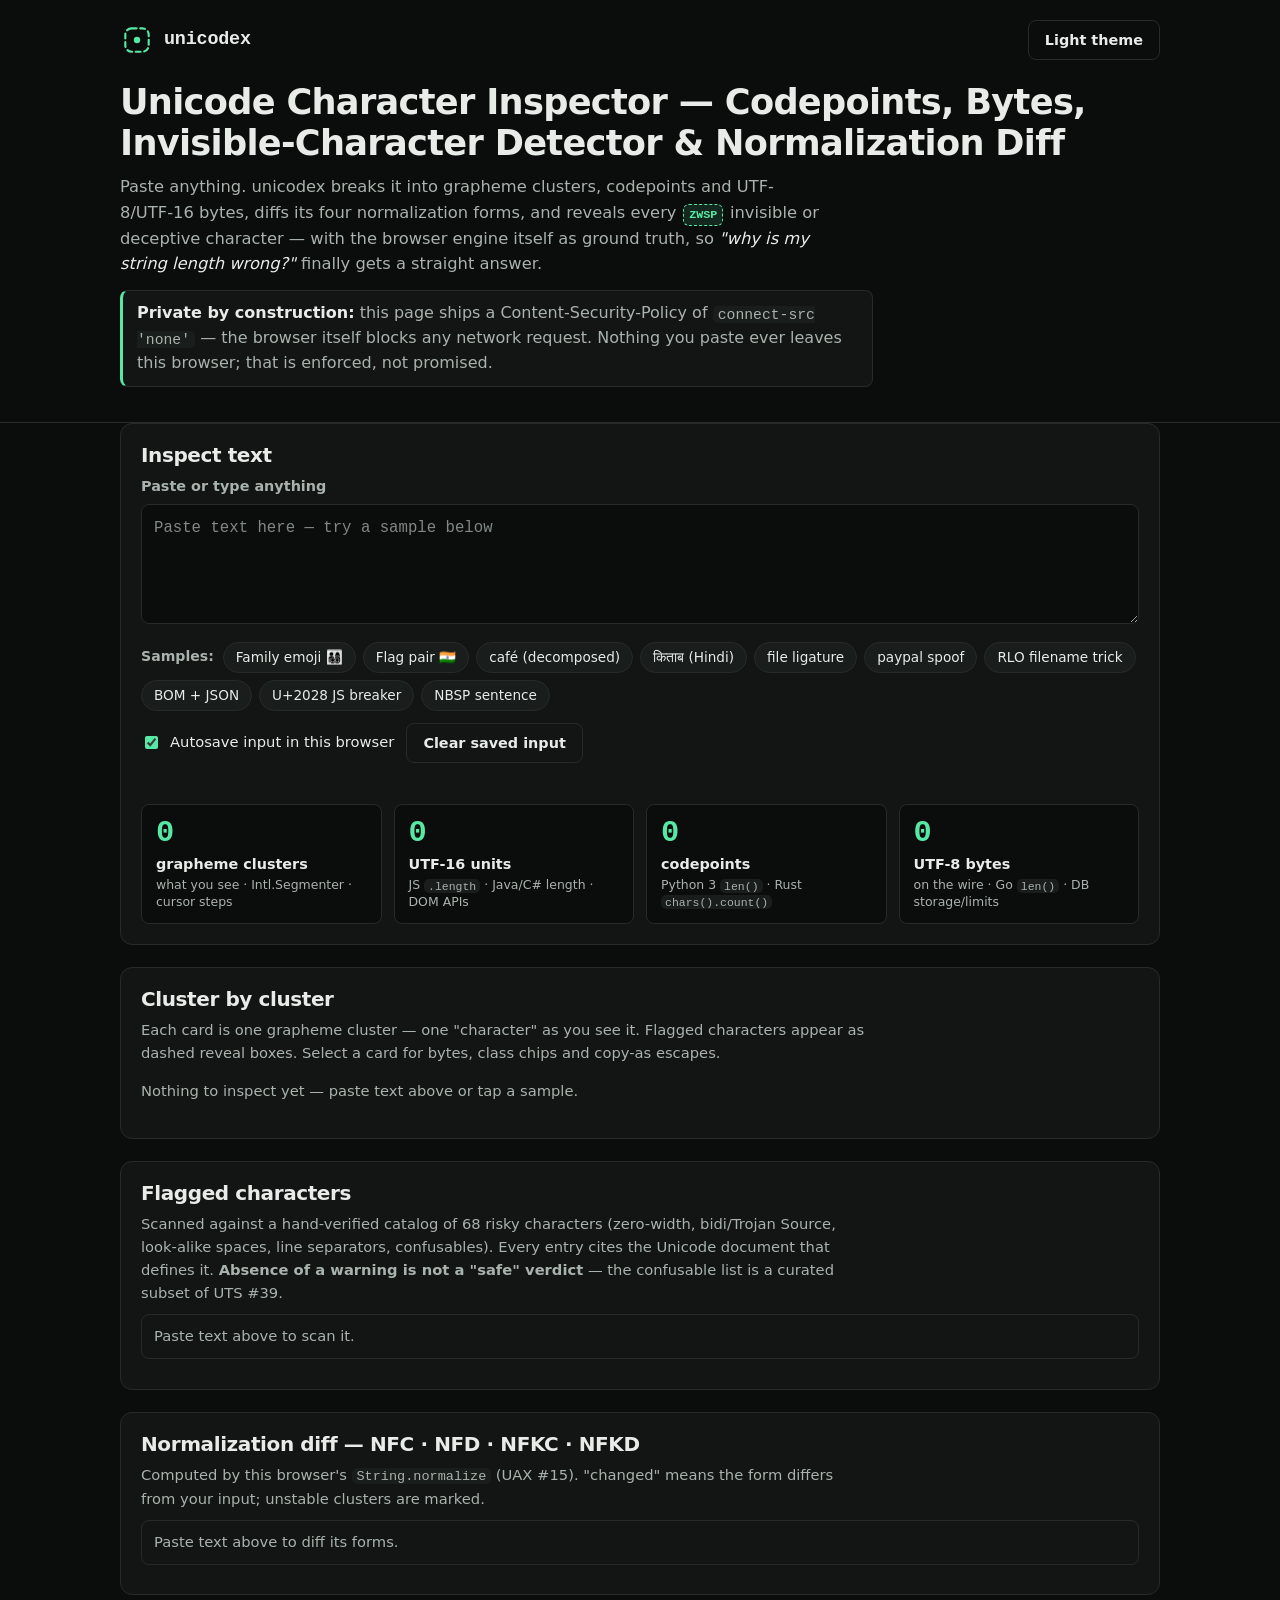
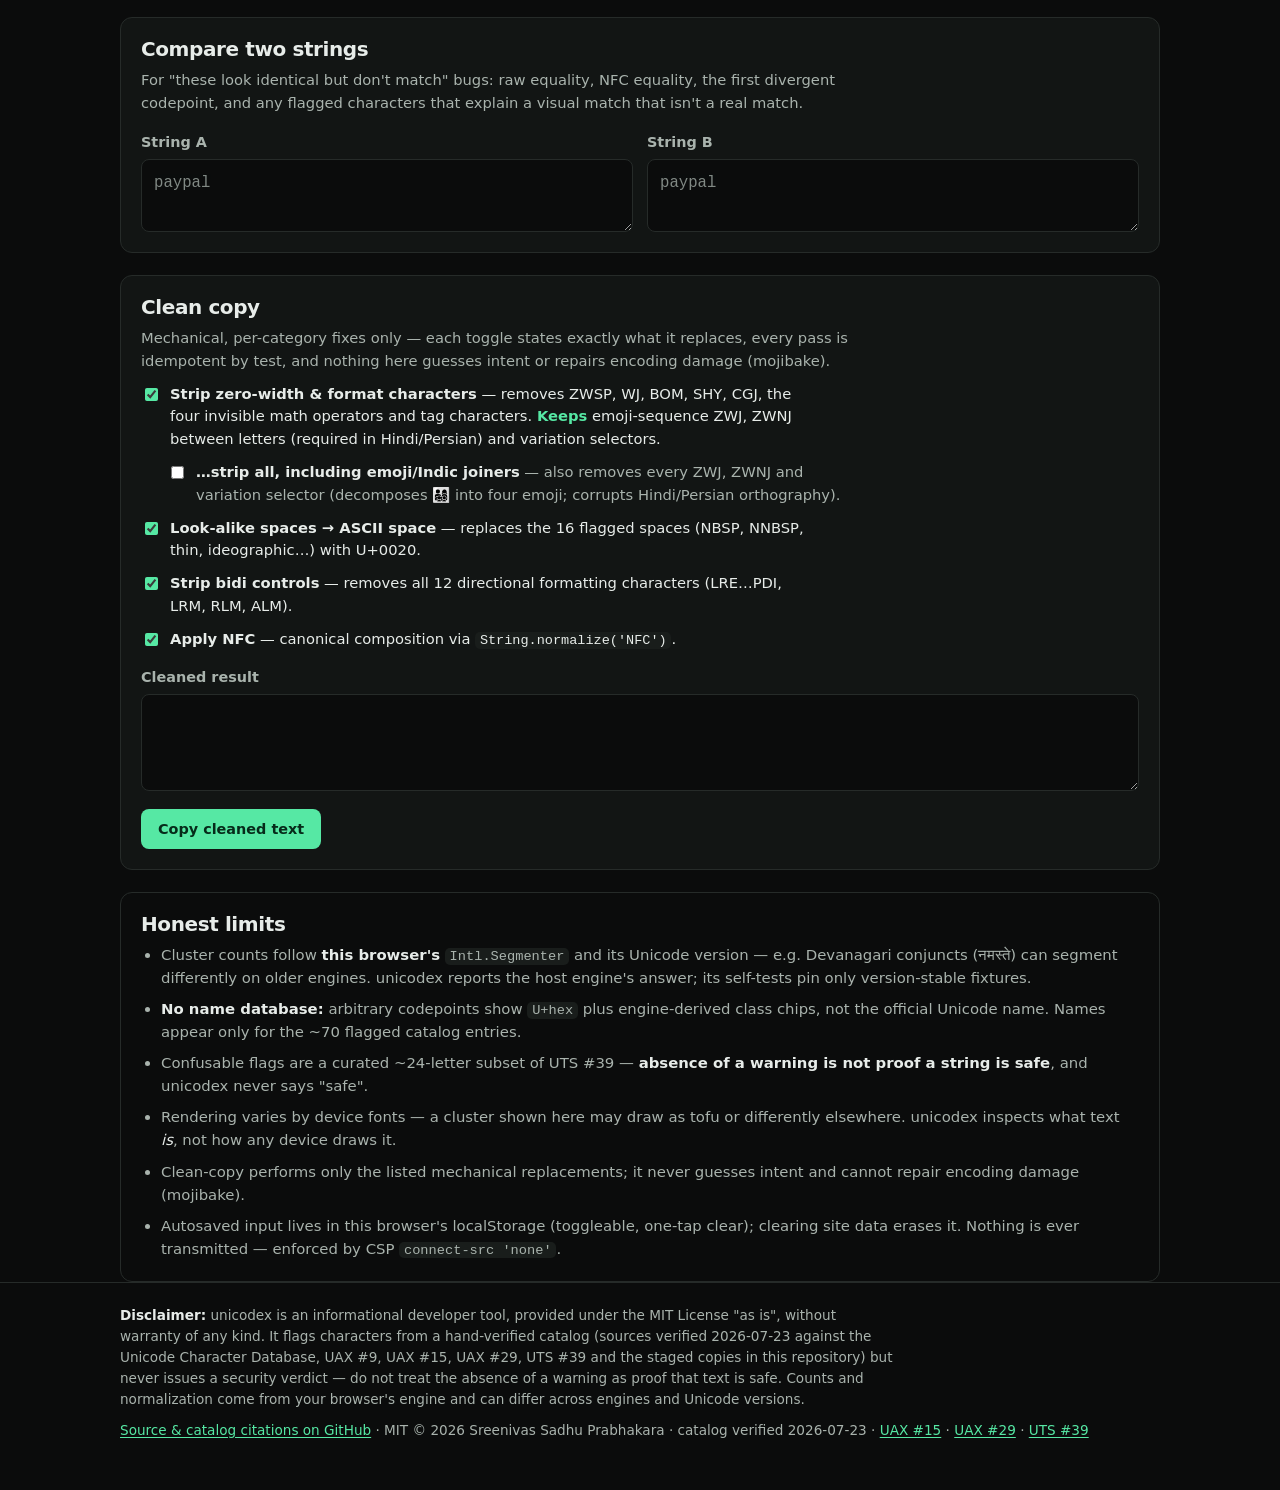
<file: index.html>
<!doctype html>
<html lang="en">
<head>
  <meta charset="utf-8">
  <meta name="viewport" content="width=device-width, initial-scale=1">
  <meta http-equiv="Content-Security-Policy" content="default-src 'self'; connect-src 'none'; img-src 'self' data:; base-uri 'none'; form-action 'none'; frame-ancestors 'none'; object-src 'none'">
  <title>unicodex — unicode character inspector: codepoints, bytes, invisible characters</title>
  <meta name="description" content="A unicode character inspector that breaks any pasted text into grapheme clusters, codepoints and UTF-8/UTF-16 bytes, diffs NFC/NFD/NFKC/NFKD, and flags invisible and look-alike characters — entirely in your browser.">
  <meta name="color-scheme" content="dark light">
  <link rel="canonical" href="https://sreenivas-sadhu-prabhakara.github.io/unicodex/">
  <meta name="robots" content="index, follow, max-image-preview:large">
  <meta name="author" content="Sreenivas Sadhu Prabhakara">
  <meta name="keywords" content="unicode character inspector, invisible character detector, zero width space, string length wrong, unicode normalization NFC NFD, grapheme cluster, UTF-8 bytes, trojan source, confusable characters, codepoint viewer">
  <meta name="theme-color" content="#0B0C0C" media="(prefers-color-scheme: dark)">
  <meta name="theme-color" content="#F1F6F2" media="(prefers-color-scheme: light)">

  <!-- Open Graph -->
  <meta property="og:type" content="website">
  <meta property="og:site_name" content="unicodex">
  <meta property="og:title" content="unicodex — unicode character inspector: codepoints, bytes, invisible characters">
  <meta property="og:description" content="Paste anything — every codepoint, byte and invisible character revealed, plus a straight answer to why your string length is wrong. Nothing you paste ever leaves this browser.">
  <meta property="og:url" content="https://sreenivas-sadhu-prabhakara.github.io/unicodex/">
  <meta property="og:locale" content="en_US">
  <meta property="og:image" content="https://sreenivas-sadhu-prabhakara.github.io/unicodex/og-image.png">
  <meta property="og:image:width" content="1200">
  <meta property="og:image:height" content="630">
  <meta property="og:image:alt" content="unicodex — the invisible character in café, revealed in a dashed mint box">

  <!-- Twitter -->
  <meta name="twitter:card" content="summary_large_image">
  <meta name="twitter:title" content="unicodex — unicode character inspector: codepoints, bytes, invisible characters">
  <meta name="twitter:description" content="Paste anything — every codepoint, byte and invisible character revealed, plus a straight answer to why your string length is wrong. Nothing you paste ever leaves this browser.">
  <meta name="twitter:image" content="https://sreenivas-sadhu-prabhakara.github.io/unicodex/og-image.png">
  <meta name="twitter:image:alt" content="unicodex — the invisible character in café, revealed in a dashed mint box">

  <link rel="stylesheet" href="styles.css">
  <link rel="icon" href="favicon.svg" type="image/svg+xml">
  <link rel="apple-touch-icon" href="apple-touch-icon.png">
  <link rel="manifest" href="manifest.webmanifest">

  <!-- Structured data (data blocks; not affected by script-src) -->
  <script type="application/ld+json">
  {
    "@context": "https://schema.org",
    "@type": "WebApplication",
    "name": "unicodex",
    "description": "A unicode character inspector that breaks any pasted text into grapheme clusters, codepoints and UTF-8/UTF-16 bytes, diffs its NFC/NFD/NFKC/NFKD normalization forms, and flags invisible or deceptive characters — with the browser engine itself as ground truth. Runs 100% offline; pasted text never leaves the browser.",
    "url": "https://sreenivas-sadhu-prabhakara.github.io/unicodex/",
    "applicationCategory": "DeveloperApplication",
    "operatingSystem": "Any (modern web browser)",
    "browserRequirements": "Requires a modern web browser with JavaScript and Intl.Segmenter.",
    "isAccessibleForFree": true,
    "offers": { "@type": "Offer", "price": "0", "priceCurrency": "USD" },
    "license": "https://opensource.org/licenses/MIT",
    "author": { "@type": "Person", "name": "Sreenivas Sadhu Prabhakara" },
    "softwareVersion": "0.1.0",
    "featureList": [
      "Per-grapheme-cluster inspector with codepoints, UTF-8 and UTF-16 bytes",
      "Four counts: grapheme clusters vs .length vs codepoints vs UTF-8 bytes",
      "NFC/NFD/NFKC/NFKD normalization diff with per-form copy",
      "Invisible and look-alike character detector with cited catalog (~70 entries)",
      "A/B compare: raw-equal, NFC-equal, first divergent codepoint",
      "Mechanical clean-copy with emoji/Indic joiner exemptions",
      "Copy-as escapes: JavaScript, JSON, HTML, Python",
      "Runs 100% offline; CSP blocks all network access"
    ]
  }
  </script>
  <script type="application/ld+json">
  {
    "@context": "https://schema.org",
    "@type": "FAQPage",
    "mainEntity": [
      {
        "@type": "Question",
        "name": "Why is my string length wrong in JavaScript?",
        "acceptedAnswer": {
          "@type": "Answer",
          "text": "JavaScript's .length counts UTF-16 code units, not what you see. One family emoji is 1 visible glyph but 7 codepoints, 11 UTF-16 units and 25 UTF-8 bytes. unicodex shows all four counts side by side, with which tools count which, so the mismatch stops being a mystery."
        }
      },
      {
        "@type": "Question",
        "name": "Why don't two identical-looking strings match?",
        "acceptedAnswer": {
          "@type": "Answer",
          "text": "Usually one of three causes: different normalization forms (a precomposed é vs e plus a combining accent), invisible characters (zero-width spaces, bidi controls, no-break spaces), or look-alike letters such as Cyrillic а standing in for Latin a. unicodex's compare mode reports raw-equal, NFC-equal and the first divergent codepoint, and flags the characters that explain a visual match that isn't a real match."
        }
      },
      {
        "@type": "Question",
        "name": "How do I find invisible characters in pasted text?",
        "acceptedAnswer": {
          "@type": "Answer",
          "text": "Paste the text into unicodex. Every flagged character — zero-width spaces, byte-order marks, bidi controls, look-alike spaces, line separators — is revealed inline in a dashed box with its abbreviation, plus its Unicode name, a one-line risk note and a citation to the Unicode document that defines it."
        }
      },
      {
        "@type": "Question",
        "name": "Does unicodex upload or store the text I paste?",
        "acceptedAnswer": {
          "@type": "Answer",
          "text": "No. unicodex runs entirely in your browser with a Content-Security-Policy of connect-src 'none' — the browser itself blocks any network request, so 'pasted text never leaves this browser' is enforced, not promised. Optional autosave keeps your last input in this browser's localStorage only, and one tap clears it."
        }
      }
    ]
  }
  </script>
</head>
<body>
  <a class="skip-link" href="#paste">Skip to the inspector</a>

  <header class="hero">
    <div class="wrap hero__bar">
      <div class="brand" aria-hidden="true">
        <svg class="brand__mark" viewBox="0 0 32 32" role="presentation">
          <rect x="5" y="5" width="22" height="22" rx="6" fill="none" stroke="var(--mint)" stroke-width="2" stroke-dasharray="4.6 3.4" stroke-linecap="round"/>
          <circle cx="16" cy="16" r="3" fill="var(--mint)"/>
        </svg>
        <span class="brand__word">unicodex</span>
      </div>
      <button type="button" id="theme-toggle" class="btn btn--ghost" aria-pressed="false">Light theme</button>
    </div>
    <div class="wrap">
      <h1 class="hero__title">Unicode Character Inspector — Codepoints, Bytes, Invisible-Character Detector &amp; Normalization Diff</h1>
      <p class="hero__lede">
        Paste anything. unicodex breaks it into grapheme clusters, codepoints and UTF-8/UTF-16 bytes,
        diffs its four normalization forms, and reveals every
        <span class="reveal reveal--demo">ZWSP</span> invisible or deceptive character — with the browser
        engine itself as ground truth, so <em>"why is my string length wrong?"</em> finally gets a straight answer.
      </p>
      <p class="privacy-banner">
        <strong>Private by construction:</strong> this page ships a Content-Security-Policy of
        <code>connect-src 'none'</code> — the browser itself blocks any network request.
        Nothing you paste ever leaves this browser; that is enforced, not promised.
      </p>
    </div>
  </header>

  <main class="wrap">
    <!-- ============ INPUT ============ -->
    <section class="panel" aria-labelledby="input-h">
      <h2 id="input-h">Inspect text</h2>
      <label class="field-label" for="paste">Paste or type anything</label>
      <textarea id="paste" rows="4" spellcheck="false" autocomplete="off"
        placeholder="Paste text here — try a sample below"></textarea>
      <div class="input-tools">
        <div class="samples" id="samples" role="group" aria-label="Sample gallery — 10 demo strings">
          <span class="samples__label">Samples:</span>
          <!-- sample chips injected by app.js -->
        </div>
        <div class="input-settings">
          <label class="toggle">
            <input type="checkbox" id="autosave"> <span>Autosave input in this browser</span>
          </label>
          <button type="button" id="clear-saved" class="btn btn--ghost">Clear saved input</button>
        </div>
      </div>
      <p class="sample-teaches" id="sample-teaches" aria-live="polite"></p>

      <!-- counts strip -->
      <div class="counts" role="group" aria-label="Character counts">
        <div class="count-card">
          <output class="count-card__num" id="count-graphemes" aria-live="polite">0</output>
          <span class="count-card__name">grapheme clusters</span>
          <span class="count-card__note">what you see · Intl.Segmenter · cursor steps</span>
        </div>
        <div class="count-card">
          <output class="count-card__num" id="count-utf16" aria-live="polite">0</output>
          <span class="count-card__name">UTF-16 units</span>
          <span class="count-card__note">JS <code>.length</code> · Java/C# length · DOM APIs</span>
        </div>
        <div class="count-card">
          <output class="count-card__num" id="count-codepoints" aria-live="polite">0</output>
          <span class="count-card__name">codepoints</span>
          <span class="count-card__note">Python 3 <code>len()</code> · Rust <code>chars().count()</code></span>
        </div>
        <div class="count-card">
          <output class="count-card__num" id="count-utf8" aria-live="polite">0</output>
          <span class="count-card__name">UTF-8 bytes</span>
          <span class="count-card__note">on the wire · Go <code>len()</code> · DB storage/limits</span>
        </div>
      </div>
    </section>

    <!-- ============ CLUSTER INSPECTOR ============ -->
    <section class="panel" aria-labelledby="clusters-h">
      <h2 id="clusters-h">Cluster by cluster</h2>
      <p class="hint">Each card is one grapheme cluster — one "character" as you see it. Flagged characters
        appear as dashed reveal boxes. Select a card for bytes, class chips and copy-as escapes.</p>
      <div id="clusters" class="clusters"></div>
      <p id="clusters-capped" class="hint hint--warn" hidden></p>
      <div id="detail" class="detail" hidden>
        <h3 id="detail-title">Cluster detail</h3>
        <div id="detail-body"></div>
      </div>
    </section>

    <!-- ============ WARNINGS ============ -->
    <section class="panel" aria-labelledby="warnings-h">
      <h2 id="warnings-h">Flagged characters</h2>
      <p class="hint">Scanned against a hand-verified catalog of <span id="catalog-size">~70</span> risky characters
        (zero-width, bidi/Trojan&nbsp;Source, look-alike spaces, line separators, confusables). Every entry cites the
        Unicode document that defines it. <strong>Absence of a warning is not a "safe" verdict</strong> — the
        confusable list is a curated subset of UTS&nbsp;#39.</p>
      <div id="warnings" aria-live="polite"></div>
    </section>

    <!-- ============ NORMALIZATION ============ -->
    <section class="panel" aria-labelledby="norm-h">
      <h2 id="norm-h">Normalization diff — NFC · NFD · NFKC · NFKD</h2>
      <p class="hint">Computed by this browser's <code>String.normalize</code> (UAX&nbsp;#15). "changed" means the
        form differs from your input; unstable clusters are marked.</p>
      <div id="norm"></div>
    </section>

    <!-- ============ COMPARE ============ -->
    <section class="panel" aria-labelledby="compare-h">
      <h2 id="compare-h">Compare two strings</h2>
      <p class="hint">For "these look identical but don't match" bugs: raw equality, NFC equality, the first
        divergent codepoint, and any flagged characters that explain a visual match that isn't a real match.</p>
      <div class="compare-grid">
        <label class="field-label" for="cmp-a">String A</label>
        <label class="field-label" for="cmp-b">String B</label>
        <textarea id="cmp-a" rows="2" spellcheck="false" autocomplete="off" placeholder="paypal"></textarea>
        <textarea id="cmp-b" rows="2" spellcheck="false" autocomplete="off" placeholder="раypal"></textarea>
      </div>
      <div id="cmp-verdicts" aria-live="polite"></div>
    </section>

    <!-- ============ CLEAN COPY ============ -->
    <section class="panel" aria-labelledby="clean-h">
      <h2 id="clean-h">Clean copy</h2>
      <p class="hint">Mechanical, per-category fixes only — each toggle states exactly what it replaces, every pass is
        idempotent by test, and nothing here guesses intent or repairs encoding damage (mojibake).</p>
      <div class="clean-opts">
        <label class="toggle"><input type="checkbox" id="opt-zw" checked>
          <span><strong>Strip zero-width &amp; format characters</strong> — removes ZWSP, WJ, BOM, SHY, CGJ, the four
          invisible math operators and tag characters. <em>Keeps</em> emoji-sequence ZWJ, ZWNJ between letters
          (required in Hindi/Persian) and variation selectors.</span></label>
        <label class="toggle toggle--sub"><input type="checkbox" id="opt-alljoiners">
          <span><strong>…strip all, including emoji/Indic joiners</strong> — also removes every ZWJ, ZWNJ and
          variation selector (decomposes 👨‍👩‍👧‍👦 into four emoji; corrupts Hindi/Persian orthography).</span></label>
        <label class="toggle"><input type="checkbox" id="opt-sp" checked>
          <span><strong>Look-alike spaces → ASCII space</strong> — replaces the 16 flagged spaces (NBSP, NNBSP, thin,
          ideographic…) with U+0020.</span></label>
        <label class="toggle"><input type="checkbox" id="opt-bidi" checked>
          <span><strong>Strip bidi controls</strong> — removes all 12 directional formatting characters
          (LRE…PDI, LRM, RLM, ALM).</span></label>
        <label class="toggle"><input type="checkbox" id="opt-nfc" checked>
          <span><strong>Apply NFC</strong> — canonical composition via <code>String.normalize('NFC')</code>.</span></label>
      </div>
      <p id="clean-stats" class="clean-stats" aria-live="polite"></p>
      <label class="field-label" for="clean-out">Cleaned result</label>
      <textarea id="clean-out" rows="3" readonly></textarea>
      <div class="row-actions">
        <button type="button" id="copy-clean" class="btn">Copy cleaned text</button>
        <span id="copy-status" class="copy-status" role="status" aria-live="polite"></span>
      </div>
    </section>

    <!-- ============ HONEST LIMITS ============ -->
    <section class="panel panel--limits" aria-labelledby="limits-h">
      <h2 id="limits-h">Honest limits</h2>
      <ul class="limits">
        <li>Cluster counts follow <strong>this browser's</strong> <code>Intl.Segmenter</code> and its Unicode version —
          e.g. Devanagari conjuncts (नमस्ते) can segment differently on older engines. unicodex reports the host
          engine's answer; its self-tests pin only version-stable fixtures.</li>
        <li><strong>No name database:</strong> arbitrary codepoints show <code>U+hex</code> plus engine-derived class
          chips, not the official Unicode name. Names appear only for the ~70 flagged catalog entries.</li>
        <li>Confusable flags are a curated ~24-letter subset of UTS&nbsp;#39 — <strong>absence of a warning is not
          proof a string is safe</strong>, and unicodex never says "safe".</li>
        <li>Rendering varies by device fonts — a cluster shown here may draw as tofu or differently elsewhere.
          unicodex inspects what text <em>is</em>, not how any device draws it.</li>
        <li>Clean-copy performs only the listed mechanical replacements; it never guesses intent and cannot repair
          encoding damage (mojibake).</li>
        <li>Autosaved input lives in this browser's localStorage (toggleable, one-tap clear); clearing site data
          erases it. Nothing is ever transmitted — enforced by CSP <code>connect-src 'none'</code>.</li>
      </ul>
    </section>
  </main>

  <footer class="footer">
    <div class="wrap">
      <p class="footer__disclaimer">
        <strong>Disclaimer:</strong> unicodex is an informational developer tool, provided under the MIT License
        "as is", without warranty of any kind. It flags characters from a hand-verified catalog (sources verified
        2026-07-23 against the Unicode Character Database, UAX&nbsp;#9, UAX&nbsp;#15, UAX&nbsp;#29, UTS&nbsp;#39 and
        the staged copies in this repository) but never issues a security verdict — do not treat the absence of a
        warning as proof that text is safe. Counts and normalization come from your browser's engine and can differ
        across engines and Unicode versions.
      </p>
      <p class="footer__meta">
        <a href="https://github.com/Sreenivas-Sadhu-Prabhakara/unicodex">Source &amp; catalog citations on GitHub</a>
        · MIT © 2026 Sreenivas Sadhu Prabhakara ·
        catalog verified 2026-07-23 ·
        <a href="https://www.unicode.org/reports/tr15/">UAX&nbsp;#15</a> ·
        <a href="https://www.unicode.org/reports/tr29/">UAX&nbsp;#29</a> ·
        <a href="https://www.unicode.org/reports/tr39/">UTS&nbsp;#39</a>
      </p>
    </div>
  </footer>

  <script src="data/flagged.js"></script>
  <script src="engine.js"></script>
  <script src="app.js"></script>
</body>
</html>
</file>
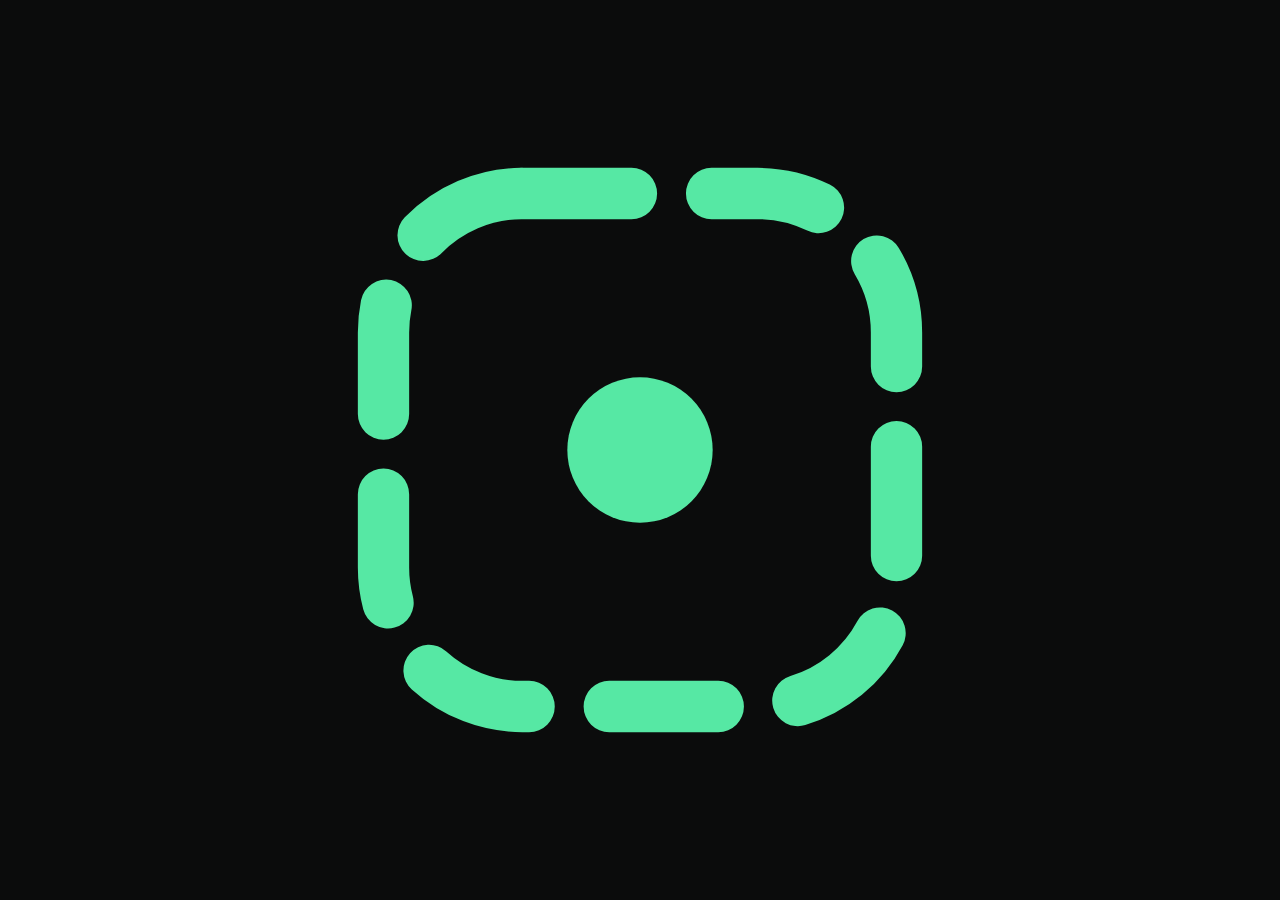
<file: assets/icon.html>
<!doctype html>
<html lang="en">
<head>
<meta charset="utf-8">
<style>
  * { box-sizing: border-box; margin: 0; padding: 0; }
  html, body { width: 100%; height: 100%; overflow: hidden; background: #0B0C0C; }
  body { display: grid; place-items: center; }
  /* 12% safe padding each side -> mark fills the middle 76vmin */
  .mark { width: 76vmin; height: 76vmin; display: block; }
</style>
</head>
<body>
  <!-- the reveal box: a dashed phosphor-mint rounded rectangle with a centred dot -->
  <svg class="mark" viewBox="0 0 32 32" aria-hidden="true">
    <rect x="4" y="4" width="24" height="24" rx="6.5" fill="none" stroke="#56E8A4" stroke-width="2.4" stroke-dasharray="5.1 3.75" stroke-linecap="round"/>
    <circle cx="16" cy="16" r="3.4" fill="#56E8A4"/>
  </svg>
</body>
</html>
</file>
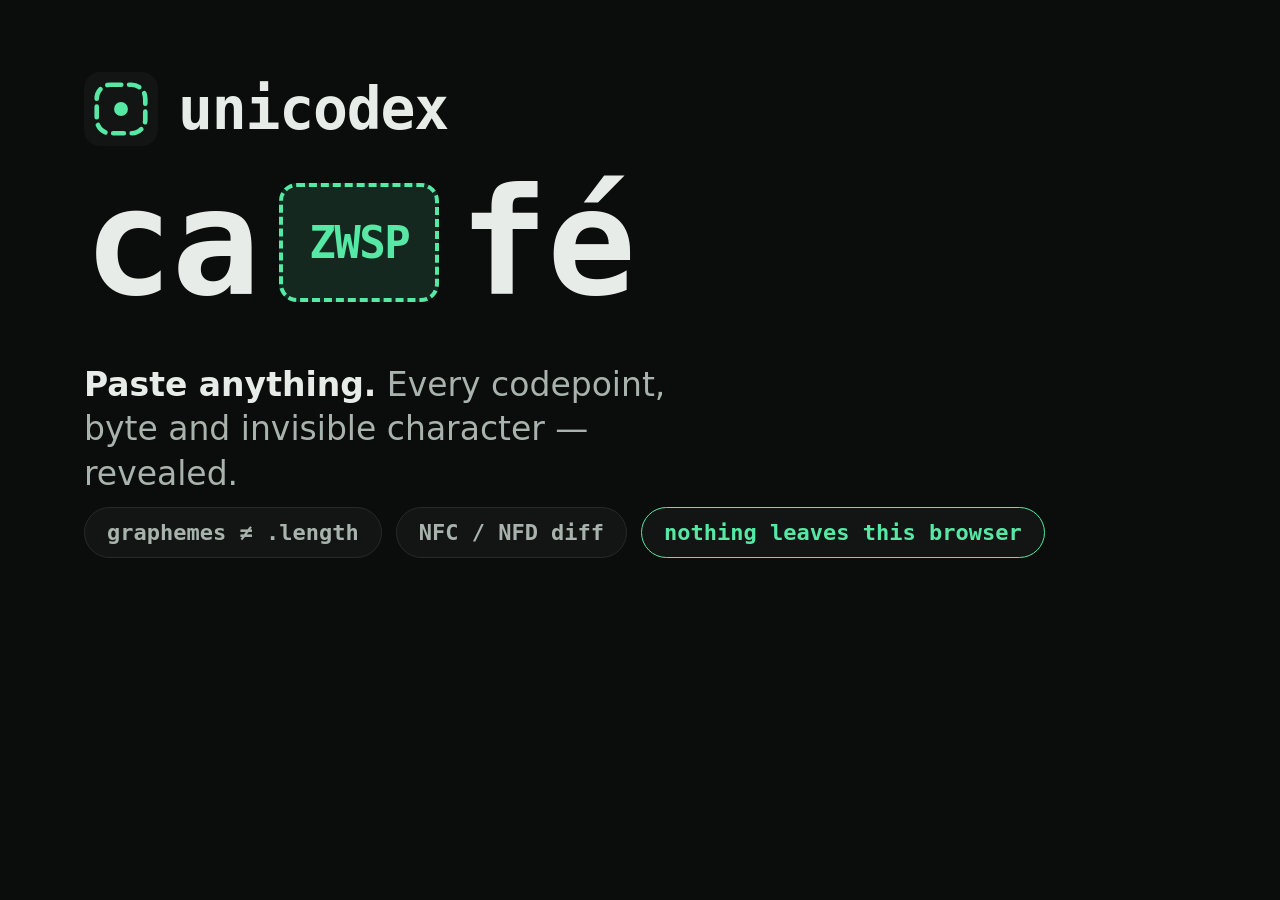
<file: assets/og.html>
<!doctype html>
<html lang="en">
<head>
<meta charset="utf-8">
<style>
  /* rendered locally to og-image.png — never served under the CSP */
  :root {
    --ground: #0B0C0C;
    --panel:  #121514;
    --line:   #262B29;
    --text:   #E7ECE9;
    --muted:  #A9B3AD;
    --mint:   #56E8A4;
    --sans: system-ui, -apple-system, "Segoe UI", Roboto, Helvetica, Arial, sans-serif;
    --mono: ui-monospace, "SF Mono", "Cascadia Mono", Menlo, Consolas, monospace;
  }
  * { box-sizing: border-box; margin: 0; padding: 0; }
  html, body { width: 1200px; height: 630px; overflow: hidden; }
  body {
    background: var(--ground);
    color: var(--text);
    font-family: var(--sans);
    -webkit-font-smoothing: antialiased;
    position: relative;
  }
  .frame {
    position: absolute; inset: 0;
    padding: 72px 84px;
    display: flex; flex-direction: column; justify-content: space-between;
  }
  .brand { display: flex; align-items: center; gap: 20px; }
  .mark { width: 74px; height: 74px; }
  .wordmark { font-family: var(--mono); font-size: 58px; font-weight: 700; letter-spacing: -0.02em; }

  /* the demo: café with its invisible character revealed */
  .demo {
    font-family: var(--mono);
    font-size: 148px; font-weight: 700; letter-spacing: -0.01em;
    display: flex; align-items: center; gap: 6px;
  }
  .reveal {
    display: inline-flex; align-items: center; justify-content: center;
    font-size: 44px; font-weight: 700; color: var(--mint);
    border: 4px dashed var(--mint); border-radius: 18px;
    background: rgba(86, 232, 164, 0.13);
    padding: 30px 26px; margin: 0 14px;
  }
  .tagline {
    margin-top: 34px;
    font-size: 33px; font-weight: 500; color: var(--muted);
    max-width: 30ch; line-height: 1.35;
  }
  .tagline strong { color: var(--text); font-weight: 700; }
  .chips { display: flex; gap: 14px; }
  .chip {
    font-family: var(--mono);
    font-size: 22px; font-weight: 600; color: var(--muted);
    border: 1px solid var(--line); border-radius: 999px;
    background: var(--panel);
    padding: 12px 22px;
  }
  .chip--mint { color: var(--mint); border-color: var(--mint); }
</style>
</head>
<body>
  <div class="frame">
    <div class="brand">
      <svg class="mark" viewBox="0 0 32 32" aria-hidden="true">
        <rect width="32" height="32" rx="7" fill="#121514"/>
        <rect x="5.5" y="5.5" width="21" height="21" rx="6" fill="none" stroke="#56E8A4" stroke-width="2" stroke-dasharray="4.6 3.4" stroke-linecap="round"/>
        <circle cx="16" cy="16" r="3" fill="#56E8A4"/>
      </svg>
      <span class="wordmark">unicodex</span>
    </div>

    <div>
      <div class="demo">ca<span class="reveal">ZWSP</span>fé</div>
      <p class="tagline"><strong>Paste anything.</strong> Every codepoint, byte and invisible character — revealed.</p>
    </div>

    <div class="chips">
      <span class="chip">graphemes ≠ .length</span>
      <span class="chip">NFC / NFD diff</span>
      <span class="chip chip--mint">nothing leaves this browser</span>
    </div>
  </div>
</body>
</html>
</file>
<file: styles.css>
/* ============================================================
   unicodex — phosphor mint on true-neutral near-black.
   Motif: the dashed "reveal box" that makes invisibles visible.
   Taste guardrails: NO scanlines, CRT flicker, glow-blur or matrix
   effects — the terminal read comes from color + tabular monospace
   data alone; at most a 1px soft mint halo on the active reveal box.
   ============================================================ */

:root {
  /* dark (default) — neutral near-black ground per adversarial amendment:
     phosphor-mint is the ONLY green in the frame */
  --ground:  #0B0C0C;
  --panel:   #121514;
  --panel2:  #191D1B;
  --line:    #262B29;
  --text:    #E7ECE9;
  --muted:   #A9B3AD;
  --mint:    #56E8A4;
  --mint-ink:#062B1A;          /* text on mint fills */
  --mint-dim: rgba(86, 232, 164, 0.13);
  --warn:    #F2B85C;
  --warn-dim: rgba(242, 184, 92, 0.14);
  --bad:     #F2836B;

  --sans: system-ui, -apple-system, "Segoe UI", Roboto, Helvetica, Arial, sans-serif;
  --mono: ui-monospace, "SF Mono", "Cascadia Mono", Menlo, Consolas, "Liberation Mono", monospace;

  --radius: 12px;
  --radius-sm: 8px;
  --wrap: 1080px;
  --ease: cubic-bezier(0.22, 0.61, 0.36, 1);
}

html[data-theme="light"] {
  --ground:  #F1F6F2;
  --panel:   #FFFFFF;
  --panel2:  #E9F0EB;
  --line:    #C9D4CD;
  --text:    #152019;
  --muted:   #45524B;
  --mint:    #0A6B42; /* deepened from #0C7A4B: mint text on mint-dim-over-ground was 4.32:1; now 5.20:1 (AA) */
  --mint-ink:#FFFFFF;
  --mint-dim: rgba(10, 107, 66, 0.10);
  --warn:    #8A5A00;
  --warn-dim: rgba(138, 90, 0, 0.10);
  --bad:     #B03A20;
}

* { box-sizing: border-box; }
html { -webkit-text-size-adjust: 100%; }

body {
  margin: 0;
  background: var(--ground);
  color: var(--text);
  font-family: var(--sans);
  font-size: 16px;
  line-height: 1.55;
  -webkit-font-smoothing: antialiased;
  text-rendering: optimizeLegibility;
}

h1, h2, h3 { margin: 0 0 0.5rem; font-weight: 700; letter-spacing: -0.02em; line-height: 1.15; }
h2 { font-size: 1.25rem; }
h3 { font-size: 1.05rem; }
p { margin: 0 0 0.6rem; }
code { font-family: var(--mono); font-size: 0.92em; background: var(--panel2); padding: 0.05em 0.35em; border-radius: 5px; }
em { font-style: italic; }
a { color: var(--mint); text-decoration-thickness: 1px; text-underline-offset: 2px; }
a:hover { text-decoration-thickness: 2px; }

.wrap { max-width: var(--wrap); margin: 0 auto; padding: 0 20px; }

/* ---------- skip link + focus ---------- */
.skip-link {
  position: absolute; left: 12px; top: -60px;
  background: var(--mint); color: var(--mint-ink);
  padding: 10px 16px; border-radius: 10px; font-weight: 700;
  z-index: 50; transition: top 0.18s var(--ease); text-decoration: none;
}
.skip-link:focus { top: 12px; }

a:focus-visible, button:focus-visible, input:focus-visible,
textarea:focus-visible, .toggle:focus-within {
  outline: 3px solid var(--mint);
  outline-offset: 2px;
  border-radius: 6px;
}

/* ---------- hero ---------- */
.hero { padding: 20px 0 26px; border-bottom: 1px solid var(--line); }
.hero__bar { display: flex; justify-content: space-between; align-items: center; margin-bottom: 22px; }
.brand { display: flex; align-items: center; gap: 10px; }
.brand__mark { width: 34px; height: 34px; }
.brand__word { font-family: var(--mono); font-weight: 700; font-size: 1.15rem; letter-spacing: -0.01em; }
.hero__title { font-size: clamp(1.5rem, 3.4vw, 2.2rem); max-width: 21ch; margin-bottom: 0.7rem; }
.hero__title { max-width: none; }
.hero__lede { color: var(--muted); max-width: 68ch; font-size: 1.02rem; }
.hero__lede em { color: var(--text); }

.privacy-banner {
  margin-top: 14px;
  border: 1px solid var(--line);
  border-left: 3px solid var(--mint);
  background: var(--panel);
  border-radius: var(--radius-sm);
  padding: 10px 14px;
  color: var(--muted);
  max-width: 74ch;
}
.privacy-banner strong { color: var(--text); }

/* ---------- the reveal box (motif) ---------- */
.reveal {
  display: inline-flex; align-items: center; justify-content: center;
  font-family: var(--mono); font-size: 0.78em; font-weight: 700;
  color: var(--mint);
  border: 1.5px dashed var(--mint);
  border-radius: 6px;
  padding: 0.08em 0.4em;
  margin: 0 0.15em;
  background: var(--mint-dim);
  vertical-align: baseline;
  white-space: nowrap;
}
.reveal--active { box-shadow: 0 0 0 1px var(--mint); } /* the single allowed 1px halo */
.reveal--demo { font-size: 0.72em; }

/* ---------- panels ---------- */
main { padding: 26px 0 40px; display: grid; gap: 22px; }
.panel {
  background: var(--panel);
  border: 1px solid var(--line);
  border-radius: var(--radius);
  padding: 20px;
}
.hint { color: var(--muted); font-size: 0.92rem; max-width: 78ch; }
.hint--warn { color: var(--warn); }

.field-label { display: block; font-weight: 600; font-size: 0.9rem; margin: 6px 0; color: var(--muted); }

textarea {
  width: 100%;
  font-family: var(--mono); font-size: 0.98rem; line-height: 1.5;
  color: var(--text); background: var(--ground);
  border: 1px solid var(--line); border-radius: var(--radius-sm);
  padding: 12px; resize: vertical;
  unicode-bidi: isolate;
}
textarea::placeholder { color: var(--muted); opacity: 0.75; }

/* ---------- input tools ---------- */
.input-tools { display: flex; flex-wrap: wrap; gap: 12px; justify-content: space-between; margin-top: 10px; }
.samples { display: flex; flex-wrap: wrap; gap: 7px; align-items: center; }
.samples__label { color: var(--muted); font-size: 0.88rem; font-weight: 600; margin-right: 2px; }
.chip {
  font: inherit; font-size: 0.85rem;
  background: var(--panel2); color: var(--text);
  border: 1px solid var(--line); border-radius: 999px;
  padding: 4px 12px; cursor: pointer;
}
.chip:hover { border-color: var(--mint); }
.input-settings { display: flex; align-items: center; gap: 12px; flex-wrap: wrap; }
.sample-teaches { color: var(--muted); font-size: 0.9rem; margin-top: 8px; min-height: 1.2em; max-width: 80ch; }

.toggle { display: flex; gap: 9px; align-items: baseline; font-size: 0.92rem; cursor: pointer; max-width: 72ch; }
.toggle input { accent-color: var(--mint); transform: translateY(2px); flex: none; }
.toggle--sub { margin-left: 26px; color: var(--muted); }
.toggle--sub strong, .toggle strong { color: var(--text); }
.toggle span em { color: var(--mint); font-style: normal; font-weight: 600; }

.btn {
  font: inherit; font-weight: 600; font-size: 0.9rem;
  background: var(--mint); color: var(--mint-ink);
  border: 1px solid transparent; border-radius: var(--radius-sm);
  padding: 8px 16px; cursor: pointer;
}
.btn:hover { filter: brightness(1.07); }
.btn--ghost {
  background: transparent; color: var(--text);
  border-color: var(--line);
}
.btn--ghost:hover { border-color: var(--mint); filter: none; }
.btn--small { padding: 3px 10px; font-size: 0.8rem; }

/* ---------- counts strip ---------- */
.counts { display: grid; grid-template-columns: repeat(auto-fit, minmax(190px, 1fr)); gap: 12px; margin-top: 16px; }
.count-card {
  background: var(--ground); border: 1px solid var(--line); border-radius: var(--radius-sm);
  padding: 12px 14px; display: grid; gap: 2px;
}
.count-card__num {
  font-family: var(--mono); font-variant-numeric: tabular-nums;
  font-size: 1.9rem; font-weight: 700; color: var(--mint); line-height: 1.1;
}
.count-card__name { font-weight: 700; font-size: 0.9rem; }
.count-card__note { color: var(--muted); font-size: 0.78rem; line-height: 1.35; }
.count-card__note code { background: var(--panel2); }

/* ---------- cluster cards ---------- */
.clusters { display: flex; flex-wrap: wrap; gap: 8px; margin-top: 8px; }
.cluster {
  font: inherit; text-align: center;
  display: grid; gap: 4px; justify-items: center; align-content: start;
  background: var(--ground); color: var(--text);
  border: 1px solid var(--line); border-radius: var(--radius-sm);
  padding: 8px 10px; min-width: 64px; cursor: pointer;
}
.cluster:hover { border-color: var(--mint); }
.cluster[aria-pressed="true"] { border: 1.5px dashed var(--mint); background: var(--mint-dim); box-shadow: 0 0 0 1px var(--mint); }
.cluster__glyph { font-family: var(--mono); font-size: 1.5rem; line-height: 1.2; min-height: 1.8rem; unicode-bidi: isolate; }
.cluster__glyph .reveal { font-size: 0.62em; }
.cluster__cps { font-family: var(--mono); font-variant-numeric: tabular-nums; font-size: 0.7rem; color: var(--muted); max-width: 16ch; }
.cluster--flagged { border-style: dashed; border-color: var(--mint); }
.cluster__flag { font-family: var(--mono); font-size: 0.68rem; font-weight: 700; color: var(--mint); }
.clusters-empty { color: var(--muted); font-size: 0.92rem; padding: 6px 0; }

/* ---------- detail panel ---------- */
.detail { margin-top: 16px; border-top: 1px dashed var(--line); padding-top: 14px; }
.detail table { border-collapse: collapse; width: 100%; font-size: 0.9rem; }
.detail th { text-align: left; color: var(--muted); font-size: 0.78rem; text-transform: uppercase; letter-spacing: 0.04em; padding: 4px 10px 4px 0; }
.detail td { font-family: var(--mono); font-variant-numeric: tabular-nums; padding: 4px 10px 4px 0; vertical-align: top; border-top: 1px solid var(--line); }
.detail td.t-sans { font-family: var(--sans); }
.byte--cont { opacity: 0.55; font-weight: 400; }
.byte--lead { font-weight: 700; }
.surr { color: var(--mint); }
.chips-row { display: flex; flex-wrap: wrap; gap: 4px; }
.klass {
  font-family: var(--mono); font-size: 0.7rem; font-weight: 600;
  background: var(--panel2); color: var(--text);
  border: 1px solid var(--line); border-radius: 5px; padding: 1px 6px;
}
.escapes { display: grid; gap: 6px; margin-top: 12px; }
.escape-row { display: flex; gap: 8px; align-items: center; flex-wrap: wrap; }
.escape-row__lang { width: 70px; flex: none; font-weight: 600; font-size: 0.82rem; color: var(--muted); }
.escape-row code { overflow-wrap: anywhere; }

/* ---------- warnings ---------- */
.warn-group { margin-top: 14px; }
.warn-group__title { font-size: 0.95rem; margin-bottom: 6px; }
.warn-item {
  border: 1px solid var(--line); border-left: 3px solid var(--warn);
  border-radius: var(--radius-sm);
  background: var(--ground);
  padding: 10px 12px; margin-bottom: 8px;
  display: grid; gap: 4px;
}
.warn-item__head { display: flex; flex-wrap: wrap; gap: 8px; align-items: baseline; }
.warn-item__head .reveal { margin: 0; }
.warn-item__name { font-weight: 700; font-size: 0.92rem; }
.warn-item__cp { font-family: var(--mono); font-variant-numeric: tabular-nums; color: var(--muted); font-size: 0.85rem; }
.warn-item__count { font-family: var(--mono); font-variant-numeric: tabular-nums; color: var(--warn); font-weight: 700; font-size: 0.85rem; }
.warn-item__risk { color: var(--text); font-size: 0.9rem; }
.warn-item__cite { color: var(--muted); font-size: 0.8rem; }
.warn-none {
  border: 1px solid var(--line); border-radius: var(--radius-sm);
  padding: 10px 12px; color: var(--muted); font-size: 0.92rem;
}

/* ---------- normalization ---------- */
.norm-row {
  display: grid; grid-template-columns: 64px 110px 1fr auto; gap: 10px; align-items: center;
  border-top: 1px solid var(--line); padding: 9px 0;
}
.norm-row:first-child { border-top: 0; }
.norm-row__form { font-family: var(--mono); font-weight: 700; }
.badge {
  justify-self: start;
  font-size: 0.75rem; font-weight: 700; letter-spacing: 0.02em;
  border-radius: 999px; padding: 2px 10px;
  border: 1px solid var(--line);
}
.badge--changed { background: var(--warn-dim); color: var(--warn); border-color: transparent; }
.badge--same { color: var(--muted); }
.norm-row__text { font-family: var(--mono); font-size: 0.92rem; overflow-wrap: anywhere; unicode-bidi: isolate; }
.norm-row__text .u-chg { background: var(--mint-dim); border-bottom: 2px solid var(--mint); }
.norm-row__meta { font-family: var(--mono); font-variant-numeric: tabular-nums; font-size: 0.78rem; color: var(--muted); }
@media (max-width: 640px) { .norm-row { grid-template-columns: 1fr auto; } }

/* ---------- compare ---------- */
.compare-grid { display: grid; grid-template-columns: 1fr 1fr; gap: 0 14px; }
@media (max-width: 640px) { .compare-grid { grid-template-columns: 1fr; } }
.verdict {
  display: flex; gap: 10px; align-items: baseline;
  border-top: 1px solid var(--line); padding: 8px 0; font-size: 0.95rem;
}
.verdict__mark { font-family: var(--mono); font-weight: 700; flex: none; width: 3.2em; }
.verdict__mark--yes { color: var(--mint); }
.verdict__mark--no { color: var(--bad); }
.verdict code { overflow-wrap: anywhere; }

/* ---------- clean ---------- */
.clean-opts { display: grid; gap: 10px; margin: 10px 0 14px; }
.clean-stats { font-family: var(--mono); font-variant-numeric: tabular-nums; font-size: 0.88rem; color: var(--muted); }
.row-actions { display: flex; gap: 12px; align-items: center; margin-top: 10px; }
.copy-status { color: var(--mint); font-size: 0.88rem; font-weight: 600; }

/* ---------- limits + footer ---------- */
.panel--limits { background: transparent; }
.limits { margin: 0; padding-left: 20px; color: var(--muted); font-size: 0.93rem; display: grid; gap: 8px; }
.limits strong, .limits em { color: var(--text); }

.footer { border-top: 1px solid var(--line); padding: 22px 0 40px; }
.footer__disclaimer { color: var(--muted); font-size: 0.85rem; max-width: 90ch; }
.footer__disclaimer strong { color: var(--text); }
.footer__meta { color: var(--muted); font-size: 0.85rem; }

/* ---------- motion + print ---------- */
@media (prefers-reduced-motion: reduce) {
  * { transition: none !important; animation: none !important; }
}

@media print {
  body { background: #fff; color: #000; }
  .hero__bar, .input-tools, .sample-teaches, .row-actions, .skip-link,
  .clean-opts, .footer__meta, textarea#cmp-a, textarea#cmp-b { display: none !important; }
  .panel { border: 1px solid #999; break-inside: avoid; }
  .count-card__num { color: #000; }
  a { color: #000; text-decoration: none; }
}
</file>
